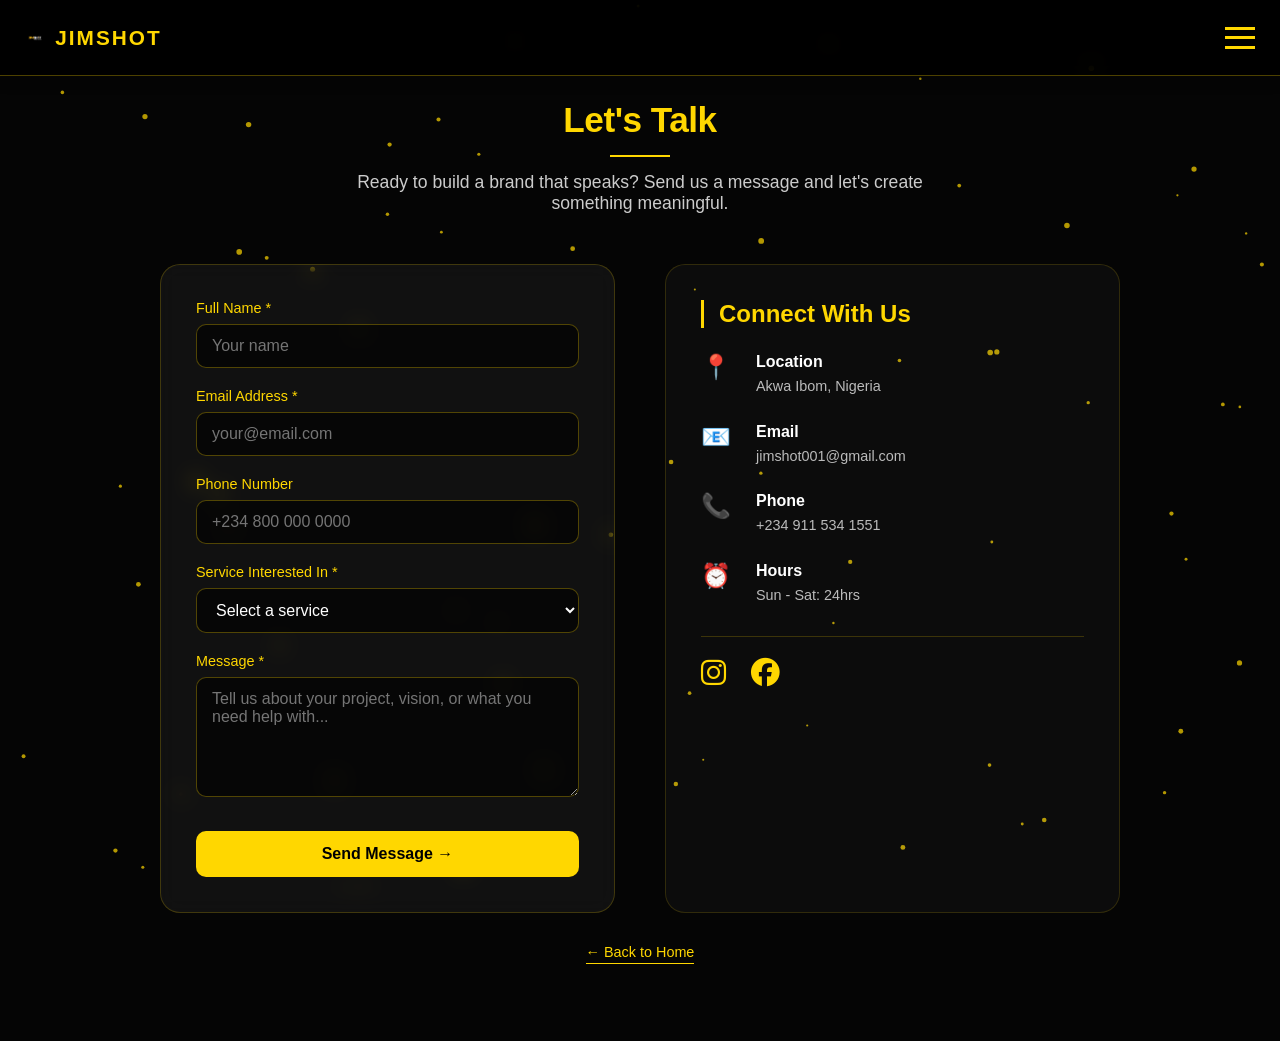
<file: contact.html>
<!DOCTYPE html>
<html lang="en">
<head>
<meta charset="UTF-8">
<meta name="viewport" content="width=device-width, initial-scale=1.0, user-scalable=yes">
<title>Jimshot Media House | Contact</title>
<link rel="stylesheet" href="https://cdnjs.cloudflare.com/ajax/libs/font-awesome/6.5.1/css/all.min.css">
<link rel="stylesheet" href="contact.css">
</head>
<body>

<canvas id="bg"></canvas>

<nav>
  <div class="logo" onclick="window.location.href='index.html'">
    <img src="jim.png" alt="Jim'shot Logo">
    <span>JIMSHOT</span>
  </div>
  <div class="menu-icon" id="menuIcon">
    <span></span>
    <span></span>
    <span></span>
  </div>
</nav>

<div class="overlay" id="overlay"></div>
<div class="menu" id="menu">
  <a href="index.html">Home</a>
  <a href="services.html">Services</a>
  <a href="contact.html">Contact</a>
</div>

<div class="contact-main">
  
  <div class="contact-section">
    
    <div class="contact-header fade">
      <h2>Let's Talk</h2>
      <div class="divider"></div>
      <p>Ready to build a brand that speaks? Send us a message and let's create something meaningful.</p>
    </div>
    
    <div class="contact-grid">
      
      <div class="form-container fade">
        <form id="contactForm" action="https://formspree.io/f/mqenrjzq" method="POST">
          
          <div class="form-group">
            <label>Full Name *</label>
            <input type="text" name="name" required placeholder="Your name">
          </div>
          
          <div class="form-group">
            <label>Email Address *</label>
            <input type="email" name="email" required placeholder="your@email.com">
          </div>
          
          <div class="form-group">
            <label>Phone Number</label>
            <input type="tel" name="phone" placeholder="+234 800 000 0000">
          </div>
          
          <div class="form-group">
            <label>Service Interested In *</label>
            <select name="service" required>
              <option value="" disabled selected>Select a service</option>
              <option value="Graphic Design">Graphic Design</option>
              <option value="Photography">Photography</option>
              <option value="Videography">Videography</option>
              <option value="Brand Strategy">Brand Strategy</option>
              <option value="Content Creation">Content Creation</option>
              <option value="Visual Storytelling">Visual Storytelling</option>
              <option value="Other">Other / Not sure yet</option>
            </select>
          </div>
          
          <div class="form-group">
            <label>Message *</label>
            <textarea name="message" required placeholder="Tell us about your project, vision, or what you need help with..."></textarea>
          </div>
          
          <input type="text" name="_gotcha" style="display:none">
          
          <button type="submit" class="submit-btn">Send Message →</button>
        </form>
      </div>
      
      <div class="info-container fade">
        <h3>Connect With Us</h3>
        
        <div class="info-item">
          <div class="info-icon">📍</div>
          <div class="info-text">
            <h4>Location</h4>
            <p>Akwa Ibom, Nigeria</p>
          </div>
        </div>
        
        <div class="info-item">
          <div class="info-icon">📧</div>
          <div class="info-text">
            <h4>Email</h4>
            <a href="mailto:jimshot001@gmail.com ">jimshot001@gmail.com</a>
          </div>
        </div>
        
        <div class="info-item">
          <div class="info-icon">📞</div>
          <div class="info-text">
            <h4>Phone</h4>
            <a href="tel:09115341551">+234 911 534 1551</a>
          </div>
        </div>
        
        <div class="info-item">
          <div class="info-icon">⏰</div>
          <div class="info-text">
            <h4>Hours</h4>
            <p>Sun - Sat: 24hrs</p>
          </div>
        </div>
        
        <div class="social-links">
          <a href="https://www.instagram.com/official_jimshot?igsh=bzl3cmF5MXpidGlj" target="_blank"><i class="fab fa-instagram"></i></a>
          <a href="https://www.facebook.com/share/1DhZDv2LiS/" target="_blank"><i class="fab fa-facebook"></i></a>
        </div>
      </div>
      
    </div>
    
    <div class="back-home">
      <a href="index.html">← Back to Home</a>
    </div>
    
  </div>
</div>

<div id="notificationToast" class="notification-modal">
  <span class="notification-icon">✨</span>
  <span class="notification-message" id="toastMessage">Success</span>
</div>

<script src="contact.js"></script>

</body>
</html>
</file>
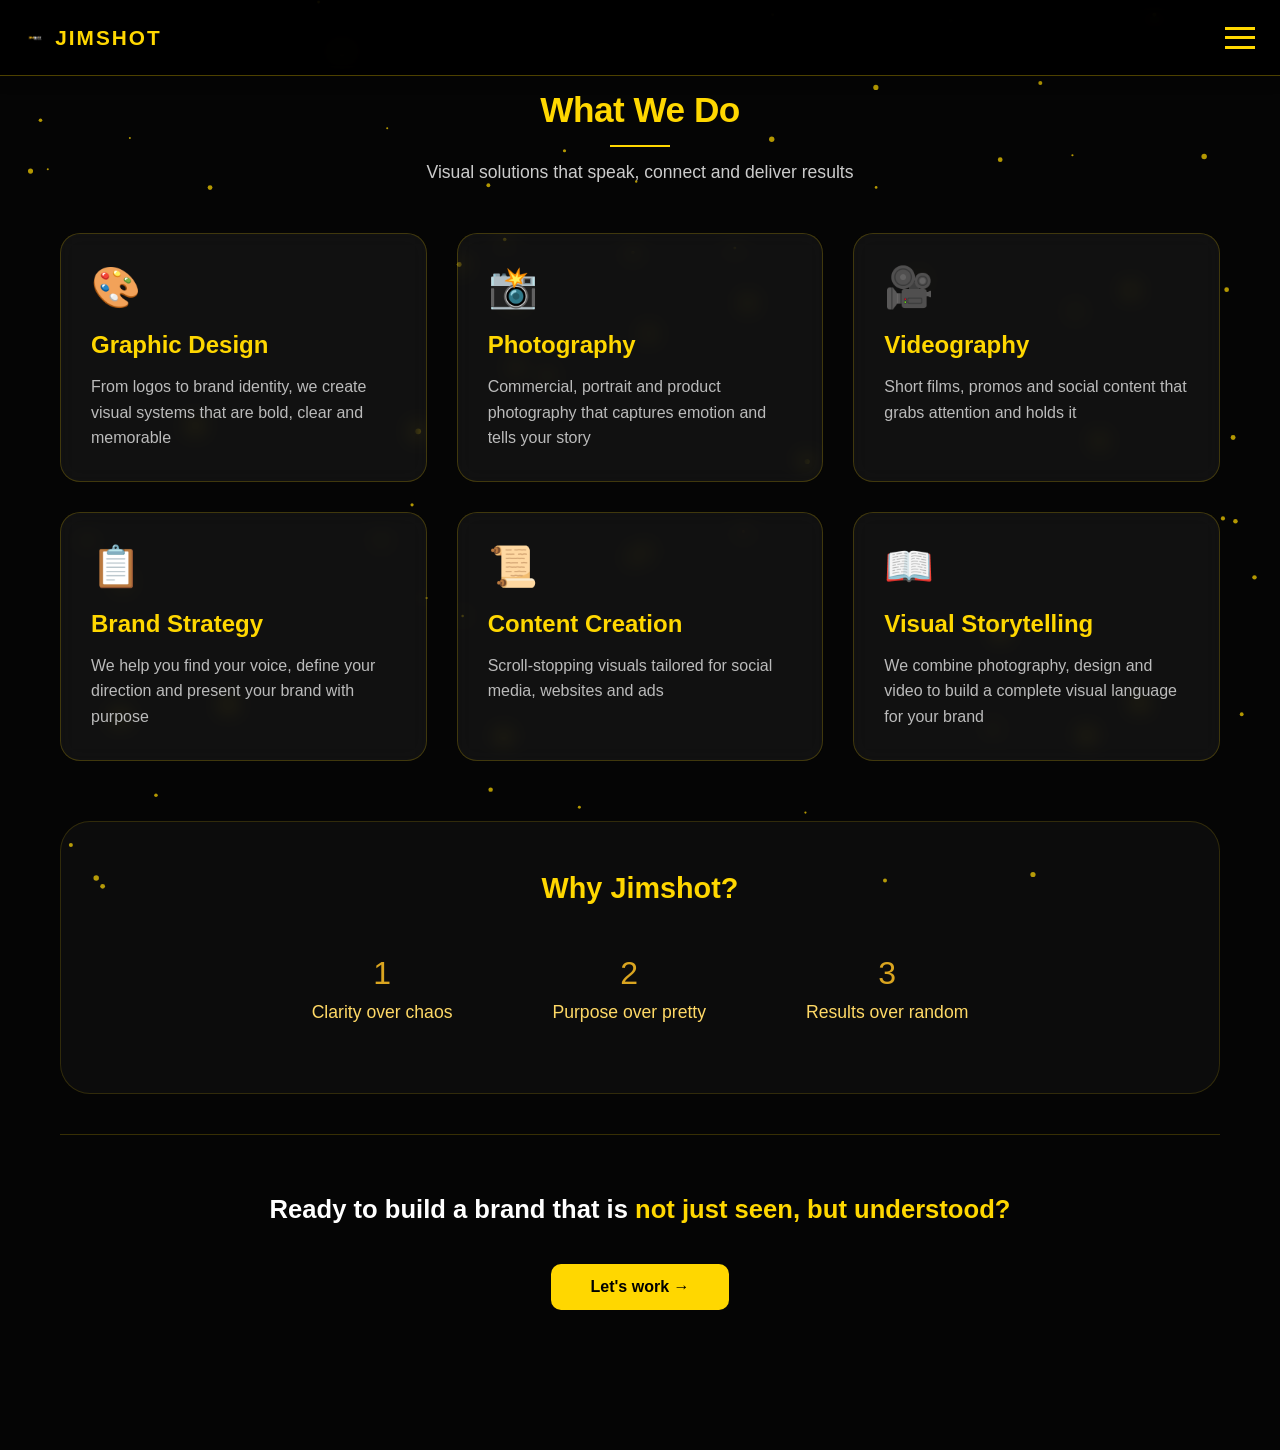
<file: service.html>
<!DOCTYPE html>
<html lang="en">
<head>
<meta charset="UTF-8">
<meta name="viewport" content="width=device-width, initial-scale=1.0, user-scalable=yes">
<title>Jimshot Media House | Services</title>
<link rel="stylesheet" href="service.css">
</head>
<body>

<canvas id="bg"></canvas>
<nav>
  <div class="logo">
    <img src="jim.png" alt="Jim'shot Logo">
    <span>JIMSHOT</span>
  </div>
  <div class="menu-icon" id="menuIcon">
    <span></span>
    <span></span>
    <span></span>
  </div>
</nav>

<div class="overlay" id="overlay"></div>
<div class="menu" id="menu">
  <a href="index.html">Home</a>
  <a href="services.html">Services</a>
  <a href="contact.html">Contact</a>
</div>


<div class="services-main">
  
  <div class="services-section">
    
    
    <div class="services-header fade">
      <h2>What We Do</h2>
      <div class="divider"></div>
      <p>Visual solutions that speak, connect and deliver results</p>
    </div>
    
    
    <div class="services-grid">
      
      <div class="service-card fade">
        <div class="service-icon">🎨</div>
        <h3>Graphic Design</h3>
        <p>From logos to brand identity, we create visual systems that are bold, clear and memorable</p>
      </div>
      
      <div class="service-card fade">
        <div class="service-icon">📸</div>
        <h3>Photography</h3>
        <p>Commercial, portrait and product photography that captures emotion and tells your story</p>
      </div>
      
      <div class="service-card fade">
        <div class="service-icon">🎥</div>
        <h3>Videography</h3>
        <p>Short films, promos and social content that grabs attention and holds it</p>
      </div>
      
      <div class="service-card fade">
        <div class="service-icon">📋</div>
        <h3>Brand Strategy</h3>
        <p>We help you find your voice, define your direction and present your brand with purpose</p>
      </div>
      
      <div class="service-card fade">
        <div class="service-icon">📜</div>
        <h3>Content Creation</h3>
        <p>Scroll-stopping visuals tailored for social media, websites and ads</p>
      </div>
      
      <div class="service-card fade">
        <div class="service-icon">📖</div>
        <h3>Visual Storytelling</h3>
        <p>We combine photography, design and video to build a complete visual language for your brand</p>
      </div>
      
    </div>
    
    <div class="why-section fade">
      <h3>Why Jimshot?</h3>
      <div class="why-grid">
        <div class="why-item">
          <div class="icon" style="color: goldenrod;">1</div>
          <p>Clarity over chaos</p>
        </div>
        <div class="why-item">
          <div class="icon" style="color: goldenrod;">2</div>
          <p>Purpose over pretty</p>
        </div>
        <div class="why-item">
          <div class="icon" style="color: goldenrod;">3</div>
          <p>Results over random</p>
        </div>
      </div>
    </div>
    
    
    <div class="cta-section fade">
      <h3>Ready to build a brand that is <span class="highlight">not just seen, but understood?</span></h3>
      <button class="cta-btn" onclick="window.location.href='contact.html'">Let's work →</button>
    </div>
  
    
    </div>
    
  </div>
</div>

<script src="service.js"></script>

</body>
</html>
</file>
<file: contact.css>
*{
  margin:0;
  padding:0;
  box-sizing:border-box;
  font-family:'Segoe UI',sans-serif;
}

body{
  background:#050505;
  color:#fff;
  overflow-x:hidden;
}

canvas{
  position:fixed;
  top:0;
  left:0;
  z-index:0;
}

nav{
  display:flex;
  justify-content:space-between;
  align-items:center;
  padding:15px 25px;
  position:fixed;
  top:0;
  left:0;
  width:100%;
  backdrop-filter:blur(12px);
  background:rgba(0,0,0,0.85);
  z-index:9999;
  border-bottom:1px solid rgba(255,215,0,0.3);
  box-shadow:0 2px 15px rgba(0,0,0,0.3);
}

.logo{
  display: flex;
  align-items: center;
  gap: 10px;
  color: gold;
  font-weight: bold;
  letter-spacing: 2px;
  user-select: none;
  cursor: pointer;
  font-size:1.3rem;
}

.logo img{
  height: 45px;
  width: auto;
  border-radius: 10px;
}

.menu-icon{
  width:30px;
  height:22px;
  display:flex;
  flex-direction:column;
  justify-content:space-between;
  cursor:pointer;
  z-index:10000;
}
.menu-icon span{
  height:3px;
  width:100%;
  background:gold;
  transition:0.4s;
}
.menu-icon.active span:nth-child(1){
  transform:rotate(45deg) translate(5px,5px);
}
.menu-icon.active span:nth-child(2){
  opacity:0;
}
.menu-icon.active span:nth-child(3){
  transform:rotate(-45deg) translate(6px,-6px);
}

.overlay{
  position:fixed;
  width:100%;
  height:100%;
  background:rgba(0,0,0,0.7);
  opacity:0;
  visibility:hidden;
  transition:0.3s;
  z-index:9997;
}
.overlay.active{
  opacity:1;
  visibility:visible;
}

.menu{
  position:fixed;
  top:0;
  left:-100%;
  width:70%;
  height:100%;
  background:#000;
  padding:80px 30px 30px 30px;
  transition:0.5s cubic-bezier(0.77,0,0.18,1);
  z-index:9998;
  box-shadow:2px 0 20px rgba(0,0,0,0.5);
}
.menu.active{
  left:0;
}
.menu a{
  display:block;
  margin:25px 0;
  color:#fff;
  text-decoration:none;
  opacity:0;
  transform:translateX(-20px);
  transition:0.4s;
  font-size:1.2rem;
}
.menu.active a{
  opacity:1;
  transform:translateX(0);
}
.menu a:hover{
  color:gold;
  padding-left:5px;
}

.contact-main{
  padding-top: 100px;
  min-height: 100vh;
  position: relative;
  z-index: 2;
}

.fade{
  opacity:0;
  transform:translateY(30px);
  transition:0.6s;
}
.fade.show{
  opacity:1;
  transform:translateY(0);
}

.contact-section{
  max-width: 1000px;
  margin: 0 auto 80px;
  padding: 0 20px;
}

.contact-header{
  text-align: center;
  margin-bottom: 50px;
}

.contact-header h2{
  color: gold;
  font-size: 2.2rem;
  letter-spacing: -0.5px;
}

.divider{
  width: 60px;
  height: 2px;
  background: gold;
  margin: 15px auto;
}

.contact-header p{
  color: #ccc;
  font-size: 1.1rem;
  max-width: 600px;
  margin: 0 auto;
}

.contact-grid{
  display: grid;
  grid-template-columns: 1fr 1fr;
  gap: 50px;
}

.form-container{
  background: rgba(255,255,255,0.05);
  backdrop-filter: blur(10px);
  border: 1px solid rgba(255,215,0,0.2);
  border-radius: 20px;
  padding: 35px;
}

.form-group{
  margin-bottom: 20px;
}

.form-group label{
  display: block;
  margin-bottom: 8px;
  color: gold;
  font-weight: 500;
  font-size: 0.9rem;
}

.form-group input,
.form-group select,
.form-group textarea{
  width: 100%;
  padding: 12px 15px;
  background: rgba(0,0,0,0.6);
  border: 1px solid rgba(255,215,0,0.3);
  border-radius: 10px;
  color: white;
  font-size: 1rem;
  transition: 0.3s;
}

.form-group input:focus,
.form-group select:focus,
.form-group textarea:focus{
  outline: none;
  border-color: gold;
  box-shadow: 0 0 10px rgba(255,215,0,0.2);
}

.form-group textarea{
  resize: vertical;
  min-height: 120px;
}

.submit-btn{
  background: gold;
  color: black;
  border: none;
  padding: 14px 30px;
  border-radius: 10px;
  font-size: 1rem;
  font-weight: bold;
  cursor: pointer;
  transition: 0.3s;
  width: 100%;
  margin-top: 10px;
}

.submit-btn:hover{
  transform: translateY(-3px);
  box-shadow: 0 0 20px rgba(255,215,0,0.4);
}

.info-container{
  background: rgba(255,255,255,0.03);
  border: 1px solid rgba(255,215,0,0.15);
  border-radius: 20px;
  padding: 35px;
}

.info-container h3{
  color: gold;
  font-size: 1.5rem;
  margin-bottom: 25px;
  border-left: 3px solid gold;
  padding-left: 15px;
}

.info-item{
  display: flex;
  align-items: flex-start;
  gap: 15px;
  margin-bottom: 25px;
}

.info-icon{
  font-size: 1.5rem;
  min-width: 40px;
}

.info-text h4{
  color: white;
  margin-bottom: 5px;
  font-size: 1rem;
}

.info-text p, .info-text a{
  color: #bbb;
  text-decoration: none;
  font-size: 0.9rem;
  line-height: 1.5;
}

.info-text a:hover{
  color: gold;
}

.social-links{
  display: flex;
  gap: 25px;
  margin-top: 30px;
  padding-top: 20px;
  border-top: 1px solid rgba(255,215,0,0.2);
}

.social-links a{
  color: gold;
  text-decoration: none;
  font-size: 1.8rem;
  transition: 0.3s;
}

.social-links a:hover{
  transform: translateY(-3px);
  color: #ffd966;
}

.notification-modal {
  position:fixed;
  bottom: 30px;
  left: 50%;
  transform: translateX(-50%) scale(0.9);
  background: #0a0a0a;
  border: 1px solid rgba(255,215,0,0.5);
  border-radius: 50px;
  padding: 12px 28px;
  display: flex;
  align-items: center;
  gap: 12px;
  z-index: 10002;
  opacity: 0;
  visibility: hidden;
  transition: 0.3s ease;
  box-shadow: 0 0 20px rgba(255,215,0,0.2);
  backdrop-filter: blur(10px);
}

.notification-modal.show {
  opacity: 1;
  visibility: visible;
  transform: translateX(-50%) scale(1);
}

.notification-icon {
  font-size: 1.3rem;
}

.notification-message {
  color: gold;
  font-weight: 500;
}

.back-home{
  text-align: center;
  margin: 30px 0 50px;
}

.back-home a{
  color: gold;
  text-decoration: none;
  font-size: 0.9rem;
  border-bottom: 1px solid gold;
  padding-bottom: 3px;
}

.back-home a:hover{
  color: #ffd966;
}

@media(max-width: 768px){
  .contact-grid{
    grid-template-columns: 1fr;
    gap: 30px;
  }
  .contact-header h2{
    font-size: 1.6rem;
  }
  .form-container, .info-container{
    padding: 25px;
  }
  .contact-main{
    padding-top: 90px;
  }
  .social-links a{
    font-size: 1.5rem;
  }
}
</file>
<file: service.css>
*{
  margin:0;
  padding:0;
  box-sizing:border-box;
  font-family:'Segoe UI',sans-serif;
}

body{
  background:#050505;
  color:#fff;
  overflow-x:hidden;
}

canvas{
  position:fixed;
  top:0;
  left:0;
  z-index:0;
}


nav{
  display:flex;
  justify-content:space-between;
  align-items:center;
  padding:15px 25px;
  position:fixed;
  top:0;
  left:0;
  width:100%;
  backdrop-filter:blur(12px);
  background:rgba(0,0,0,0.85);
  z-index:9999;
  border-bottom:1px solid rgba(255,215,0,0.3);
  box-shadow:0 2px 15px rgba(0,0,0,0.3);
}

.logo{
  display: flex;
  align-items: center;
  gap: 10px;
  color: gold;
  font-weight: bold;
  letter-spacing: 2px;
  user-select: none;
  cursor: pointer;
  font-size:1.3rem;
}

.logo img{
  height: 45px;
  width: auto;
  border-radius: 10px;
}


.menu-icon{
  width:30px;
  height:22px;
  display:flex;
  flex-direction:column;
  justify-content:space-between;
  cursor:pointer;
  z-index:10000;
}
.menu-icon span{
  height:3px;
  width:100%;
  background:gold;
  transition:0.4s;
}
.menu-icon.active span:nth-child(1){
  transform:rotate(45deg) translate(5px,5px);
}
.menu-icon.active span:nth-child(2){
  opacity:0;
}
.menu-icon.active span:nth-child(3){
  transform:rotate(-45deg) translate(6px,-6px);
}

.overlay{
  position:fixed;
  width:100%;
  height:100%;
  background:rgba(0,0,0,0.7);
  opacity:0;
  visibility:hidden;
  transition:0.3s;
  z-index:9997;
}
.overlay.active{
  opacity:1;
  visibility:visible;
}

.menu{
  position:fixed;
  top:0;
  left:-100%;
  width:70%;
  height:100%;
  background:#000;
  padding:80px 30px 30px 30px;
  transition:0.5s cubic-bezier(0.77,0,0.18,1);
  z-index:9998;
  box-shadow:2px 0 20px rgba(0,0,0,0.5);
}
.menu.active{
  left:0;
}
.menu a{
  display:block;
  margin:25px 0;
  color:#fff;
  text-decoration:none;
  opacity:0;
  transform:translateX(-20px);
  transition:0.4s;
  font-size:1.2rem;
}
.menu.active a{
  opacity:1;
  transform:translateX(0);
}
.menu a:hover{
  color:gold;
  padding-left:5px;
}

.services-main{
  padding-top: 90px;
  min-height: 100vh;
}

.fade{
  opacity:0;
  transform:translateY(30px);
  transition:0.6s;
}
.fade.show{
  opacity:1;
  transform:translateY(0);
}

.services-section{
  max-width: 1200px;
  margin: 0 auto 80px;
  padding: 0 20px;
  position: relative;
  z-index: 2;
}

.services-header{
  text-align: center;
  margin-bottom: 50px;
}

.services-header h2{
  color: gold;
  font-size: 2.2rem;
  letter-spacing: -0.5px;
}

.divider{
  width: 60px;
  height: 2px;
  background: gold;
  margin: 15px auto;
}

.services-header p{
  color: #ccc;
  font-size: 1.1rem;
  max-width: 600px;
  margin: 0 auto;
}

.services-grid{
  display: grid;
  grid-template-columns: repeat(auto-fit, minmax(320px, 1fr));
  gap: 30px;
  margin-bottom: 60px;
}

.service-card{
  background: rgba(255,255,255,0.05);
  backdrop-filter: blur(10px);
  border: 1px solid rgba(255,215,0,0.2);
  border-radius: 20px;
  padding: 30px;
  transition: 0.3s;
  cursor: pointer;
}

.service-card:hover{
  transform: translateY(-8px);
  border-color: rgba(255,215,0,0.5);
  box-shadow: 0 0 25px rgba(255,215,0,0.2);
}

.service-icon{
  font-size: 2.5rem;
  margin-bottom: 20px;
}

.service-card h3{
  color: gold;
  font-size: 1.5rem;
  margin-bottom: 15px;
}

.service-card p{
  color: #bbb;
  line-height: 1.6;
}

.why-section{
  background: rgba(255,255,255,0.03);
  border-radius: 30px;
  padding: 50px 40px;
  margin-top: 40px;
  border: 1px solid rgba(255,215,0,0.15);
}

.why-section h3{
  color: gold;
  font-size: 1.8rem;
  text-align: center;
  margin-bottom: 30px;
}

.why-grid{
  display: flex;
  justify-content: center;
  gap: 40px;
  flex-wrap: wrap;
}

.why-item{
  text-align: center;
  padding: 20px 30px;
}

.why-item .icon{
  font-size: 2rem;
  margin-bottom: 10px;
}

.why-item p{
  color: #ffd966;
  font-size: 1.1rem;
  font-weight: 500;
}

.cta-section{
  text-align: center;
  padding: 60px 20px;
  margin-top: 40px;
  border-top: 1px solid rgba(255,215,0,0.2);
}

.cta-section h3{
  color: white;
  font-size: 1.6rem;
  margin-bottom: 20px;
}

.cta-section .highlight{
  color: gold;
}

.cta-btn{
  background: gold;
  color: black;
  border: none;
  padding: 14px 40px;
  border-radius: 10px;
  font-size: 1rem;
  font-weight: bold;
  cursor: pointer;
  transition: 0.3s;
  margin-top: 20px;
}

.cta-btn:hover{
  transform: scale(1.05);
  box-shadow: 0 0 20px rgba(255,215,0,0.4);
}

.back-home a{
  color: gold;
  text-decoration: none;
  font-size: 0.9rem;
  border-bottom: 1px solid gold;
  padding-bottom: 3px;
}

.back-home a:hover{
  color: #ffd966;
}


@media(max-width: 768px){
  .services-header h2{
    font-size: 1.6rem;
  }
  .service-card{
    padding: 20px;
  }
  .why-section{
    padding: 30px 20px;
  }
  .services-main{
    padding-top: 80px;
  }
}
</file>
